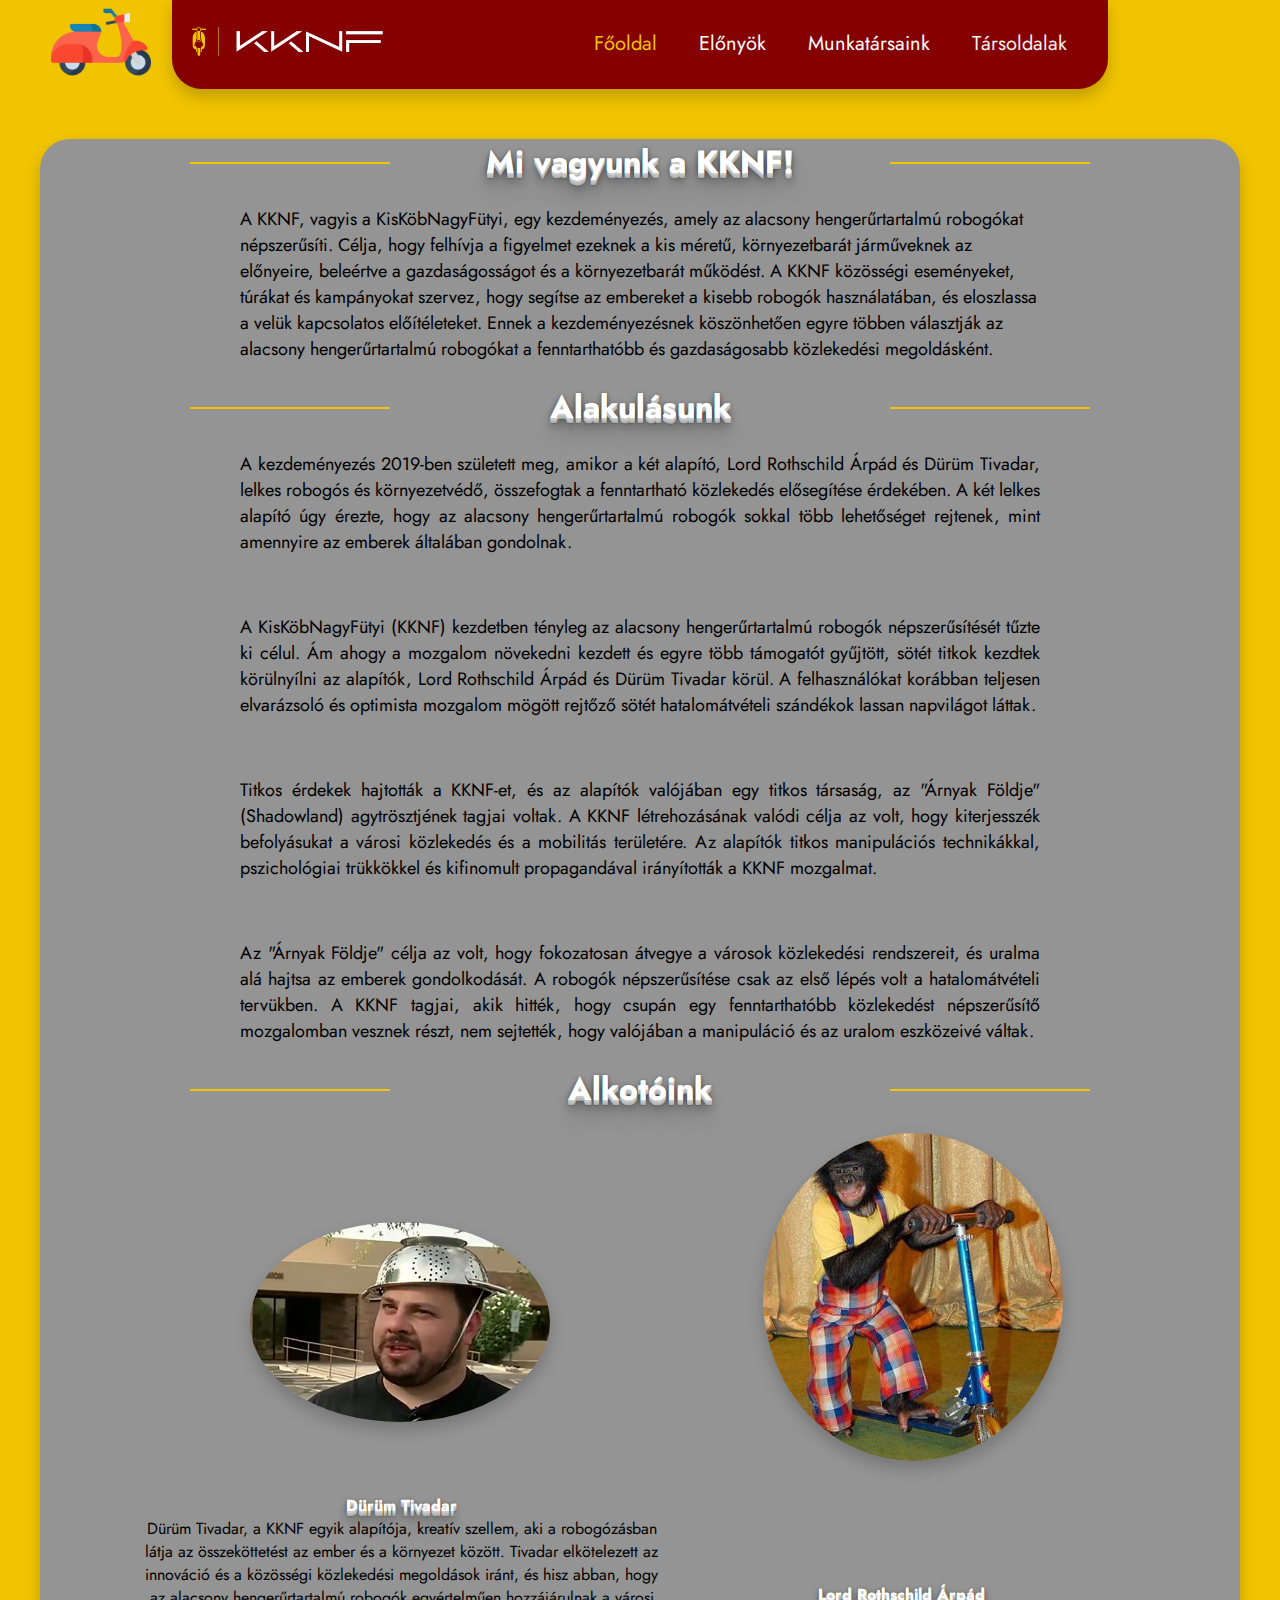
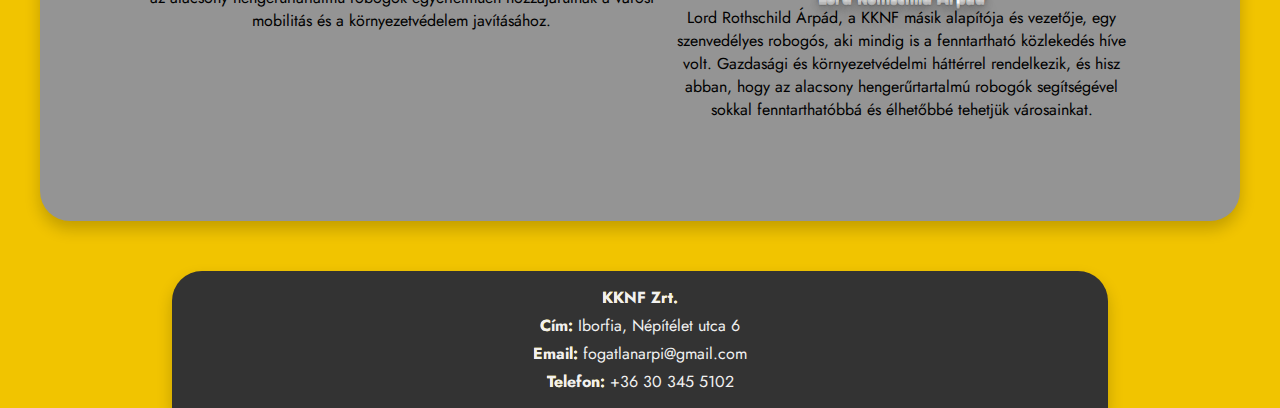
<file: index.html>
<!DOCTYPE html>
<html lang="en">
<head>
    <meta charset="UTF-8">
    <meta name="viewport" content="width=device-width, initial-scale=1.0">
    <title>KisKobNagyFutyi</title>
    <link rel="stylesheet" href="style.css">
    <link rel="shortcut icon" href="images/favicon.png" type="image/x-icon">
    <link rel="stylesheet" href="https://fonts.googleapis.com/css?family=Jost">
</head>
<body>

    <div class="navbar">
        <a href="index.html" class="title"><img src="images/kknflogo.png" alt=""></a>
        <div class="motorcycle"><img src="images/mozgovespa.png" width="100px" height="100px" alt=""></div>
        <a href="index.html" class="active navhover underline">Főoldal</a>
        <a href="elonyok.html" class="navhover underline">Előnyök</a>
        <a href="munkatarsaink.html" class="navhover underline">Munkatársaink</a>
        <div class="dropdown navhover underline">
            <div class="dropdown_btn">Társoldalak</div>
            <div class="dropdown_content">
                <div class="dropdown_txt"><a href="https://zalan0815.github.io/sportmotor/index.html">Sportmotorok, ha elment az eszed</a></div>
                <div class="dropdown_txt"><a href="https://sukebenedek.github.io/Web-projekt/">Szervkereskedelem, ha sportmotorod van</a></div>
            </div>
        </div>
    </div>

    <div class="container">
        <div class="introduction">
            <h1 class="cartoon"><div class="line"></div>Mi vagyunk a KKNF! <div class="line"></div></h1>
            <p class="introduction_text">
                A KKNF, vagyis a KisKöbNagyFütyi, egy kezdeményezés, amely az alacsony hengerűrtartalmú robogókat népszerűsíti. Célja, hogy felhívja a figyelmet ezeknek a kis méretű, környezetbarát járműveknek az előnyeire, beleértve a gazdaságosságot és a környezetbarát működést. A KKNF közösségi eseményeket, túrákat és kampányokat szervez, hogy segítse az embereket a kisebb robogók használatában, és eloszlassa a velük kapcsolatos előítéleteket. Ennek a kezdeményezésnek köszönhetően egyre többen választják az alacsony hengerűrtartalmú robogókat a fenntarthatóbb és gazdaságosabb közlekedési megoldásként.
            </p>
        </div>

        <div class="creation">
            <h1 class="cartoon"><div class="line"></div>Alakulásunk<div class="line"></div></h1>
            <div class="introduction_text">
             <p>
                    A kezdeményezés 2019-ben született meg, amikor a két alapító, Lord Rothschild Árpád és Dürüm Tivadar, lelkes robogós és környezetvédő, összefogtak a fenntartható közlekedés elősegítése érdekében. A két lelkes alapító úgy érezte, hogy az alacsony hengerűrtartalmú robogók sokkal több lehetőséget rejtenek, mint amennyire az emberek általában gondolnak.
            </div>
            </p>
<br>
                <div class="introduction_text"> 
                    <p>
                        A KisKöbNagyFütyi (KKNF) kezdetben tényleg az alacsony hengerűrtartalmú robogók népszerűsítését tűzte ki célul. Ám ahogy a mozgalom növekedni kezdett és egyre több támogatót gyűjtött, sötét titkok kezdtek körülnyílni az alapítók, Lord Rothschild Árpád és Dürüm Tivadar körül. A felhasználókat korábban teljesen elvarázsoló és optimista mozgalom mögött rejtőző sötét hatalomátvételi szándékok lassan napvilágot láttak. 
                    </p>
                </div>
 <br>               
                <div class="introduction_text">
                    <p>
                        Titkos érdekek hajtották a KKNF-et, és az alapítók valójában egy titkos társaság, az "Árnyak Földje" (Shadowland) agytrösztjének tagjai voltak. A KKNF létrehozásának valódi célja az volt, hogy kiterjesszék befolyásukat a városi közlekedés és a mobilitás területére. Az alapítók titkos manipulációs technikákkal, pszichológiai trükkökkel és kifinomult propagandával irányították a KKNF mozgalmat. 
                    </p>
                </div>
<br>                
                <div class="introduction_text">
                    <p>
                        Az "Árnyak Földje" célja az volt, hogy fokozatosan átvegye a városok közlekedési rendszereit, és uralma alá hajtsa az emberek gondolkodását. A robogók népszerűsítése csak az első lépés volt a hatalomátvételi tervükben. A KKNF tagjai, akik hitték, hogy csupán egy fenntarthatóbb közlekedést népszerűsítő mozgalomban vesznek részt, nem sejtették, hogy valójában a manipuláció és az uralom eszközeivé váltak. 
                    </p>

                </div>

                <h1 class="cartoon" role="button" onclick="startAnimation(), startAnimation2()"><div class="line"></div> <span class="click" > Alkotóink </span><div class="line"></div></h1>
                <div class="creator_container">
                    <div class="creator">
                        <img src="images/durumtivadar.jpg" alt="Dürüm Tivadar" class="dance" id="dance">
                        <div class="creator_description">
                            <p>
                                <span class="creator_name cartoon glow"> Dürüm Tivadar </span> <br>
                                Dürüm Tivadar, a KKNF egyik alapítója, kreatív szellem, aki a robogózásban látja az összeköttetést az ember és a környezet között. Tivadar elkötelezett az innováció és a közösségi közlekedési megoldások iránt, és hisz abban, hogy az alacsony hengerűrtartalmú robogók egyértelműen hozzájárulnak a városi mobilitás és a környezetvédelem javításához.
                            </p>
                        </div>
                    </div>

                    <div class="creator">
                        <img src="images/lordrotschchildarpad.jpg" alt="Lord Rothschild Árpád" class="dance1" id="dance1">
                        <div class="creator_description">
                            <p>
                                <span class="creator_name cartoon glow"> Lord Rothschild Árpád </span> <br>
                                Lord Rothschild Árpád, a KKNF másik alapítója és vezetője, egy szenvedélyes robogós, aki mindig is a fenntartható közlekedés híve volt. Gazdasági és környezetvédelmi háttérrel rendelkezik, és hisz abban, hogy az alacsony hengerűrtartalmú robogók segítségével sokkal fenntarthatóbbá és élhetőbbé tehetjük városainkat.
                            </p>
                        </div>
                    </div>
                </div>
        
        </div>

    </div>

    <footer class="footer">
        <div class="footer_content">
            <p class="zoom"> <span class="glow"> KKNF Zrt. </span></p>
            <p class="zoom"> <span class="glow"> Cím: </span> Iborfia, Népítélet utca 6</p>
            <p class="zoom"> <span class="glow"> Email: </span> fogatlanarpi@gmail.com</p>
            <p class="zoom"> <span class="glow"> Telefon: </span> +36 30 345 5102</p>
        </div>
    </footer>
    
</body>

<script>
    const dropdown = document.querySelector('.dropdown');

    dropdown.addEventListener('click', function() {
        dropdown.classList.toggle('active');
    });

    function startAnimation() 
    {
        const dance = document.getElementById("dance");
        dance.classList.add("active"); 
    }

    function startAnimation2() 
    {
        const dance1 = document.getElementById("dance1");
        dance1.classList.add("active1"); 
    }
</script>

</html>
</file>
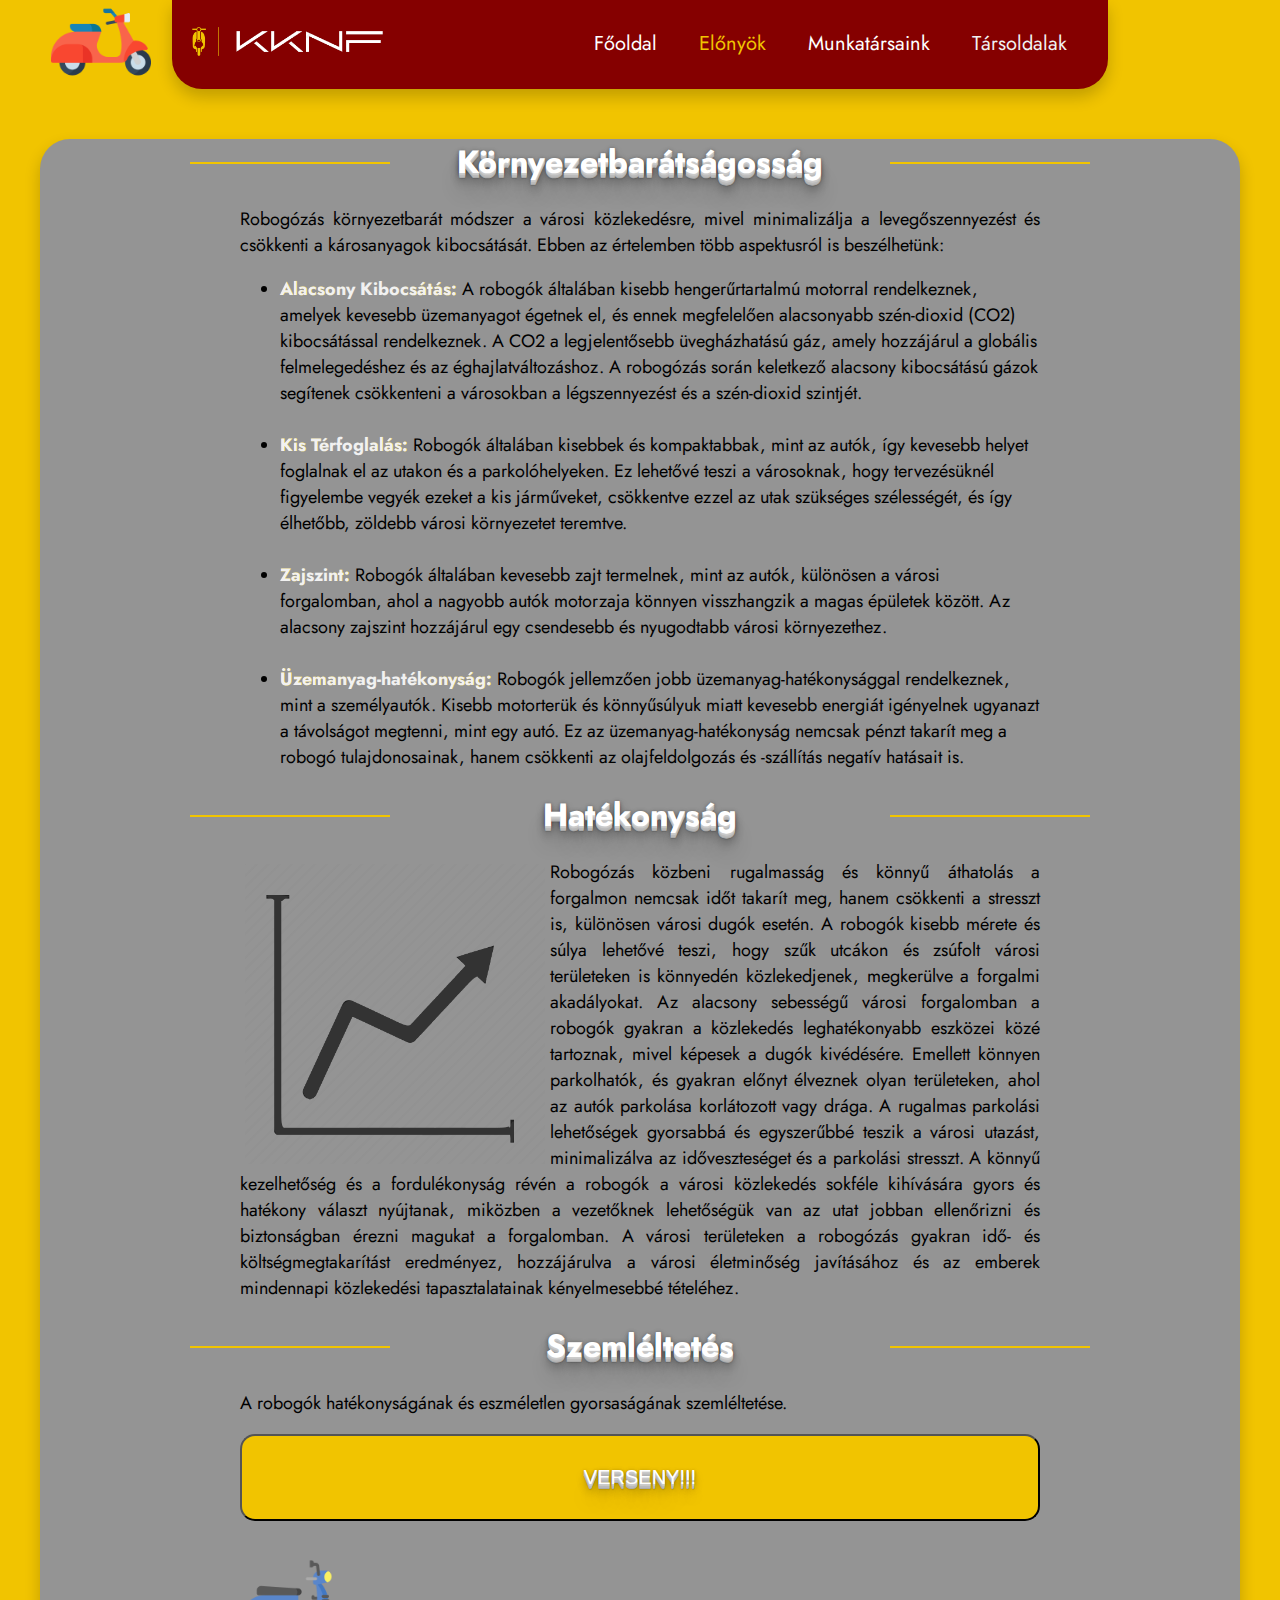
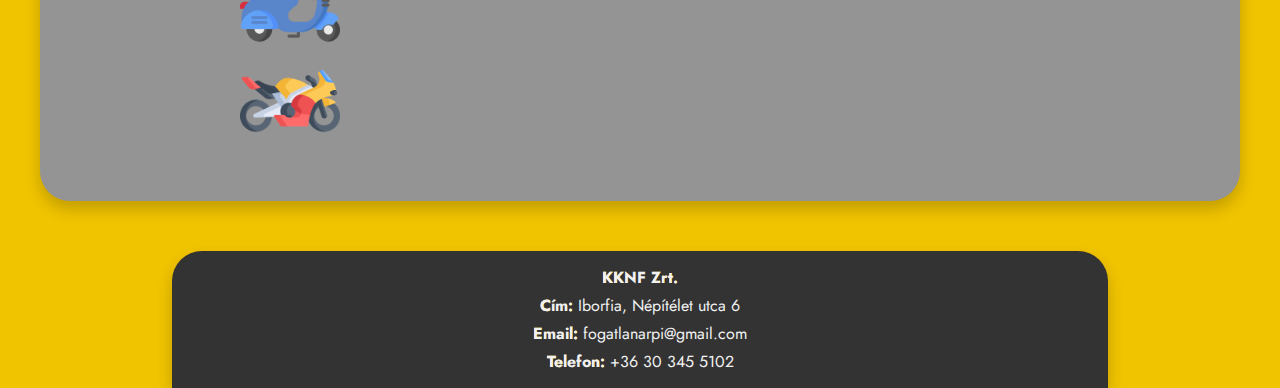
<file: elonyok.html>
<!DOCTYPE html>
<html lang="en">
<head>
    <meta charset="UTF-8">
    <meta name="viewport" content="width=device-width, initial-scale=1.0">
    <title>KisKobNagyFutyi</title>
    <link rel="stylesheet" href="style.css">
    <link rel="shortcut icon" href="images/favicon.png" type="image/x-icon">
    <link rel="stylesheet" href="https://fonts.googleapis.com/css?family=Jost">
</head>
<body>

    <div class="navbar">
        <a href="index.html" class="title"><img src="images/kknflogo.png" alt=""></a>
        <div class="motorcycle"><img src="images/mozgovespa.png" width="100px" height="100px" alt=""></div>
        <a href="index.html" class="navhover underline">Főoldal</a>
        <a href="elonyok.html" class="active navhover underline">Előnyök</a>
        <a href="munkatarsaink.html" class="navhover underline">Munkatársaink</a>
        <div class="dropdown navhover underline">
            <div class="dropdown_btn">Társoldalak</div>
            <div class="dropdown_content">
                <div class="dropdown_txt"><a href="https://zalan0815.github.io/sportmotor/index.html">Sportmotorok, ha elment az eszed</a></div>
                <div class="dropdown_txt"><a href="https://sukebenedek.github.io/Web-projekt/">Szervkereskedelem, ha sportmotorod van</a></div>
            </div>
        </div>
    </div>

    <div class="container">
        <div class="introduction">
            <h1 class="cartoon"><div class="line"></div>Környezetbarátságosság <div class="line"></div></h1>
            <div class="introduction_text">
                <p>
                    Robogózás környezetbarát módszer a városi közlekedésre, mivel minimalizálja a levegőszennyezést és csökkenti a károsanyagok kibocsátását. Ebben az értelemben több aspektusról is beszélhetünk:
                </p>
                <ul>
                    <li>
                        <span class="list_title glow"> Alacsony Kibocsátás: </span> A robogók általában kisebb hengerűrtartalmú motorral rendelkeznek, amelyek kevesebb üzemanyagot égetnek el, és ennek megfelelően alacsonyabb szén-dioxid (CO2) kibocsátással rendelkeznek. A CO2 a legjelentősebb üvegházhatású gáz, amely hozzájárul a globális felmelegedéshez és az éghajlatváltozáshoz. A robogózás során keletkező alacsony kibocsátású gázok segítenek csökkenteni a városokban a légszennyezést és a szén-dioxid szintjét.
                    </li> 
                    <br>
                    <li>
                        <span class="list_title glow"> Kis Térfoglalás: </span> Robogók általában kisebbek és kompaktabbak, mint az autók, így kevesebb helyet foglalnak el az utakon és a parkolóhelyeken. Ez lehetővé teszi a városoknak, hogy tervezésüknél figyelembe vegyék ezeket a kis járműveket, csökkentve ezzel az utak szükséges szélességét, és így élhetőbb, zöldebb városi környezetet teremtve.
                    </li> 
                    <br>
                    <li>
                        <span class="list_title glow"> Zajszint: </span> Robogók általában kevesebb zajt termelnek, mint az autók, különösen a városi forgalomban, ahol a nagyobb autók motorzaja könnyen visszhangzik a magas épületek között. Az alacsony zajszint hozzájárul egy csendesebb és nyugodtabb városi környezethez.
                    </li>
                    <br>
                    <li>
                        <span class="list_title glow"> Üzemanyag-hatékonyság: </span> Robogók jellemzően jobb üzemanyag-hatékonysággal rendelkeznek, mint a személyautók. Kisebb motorterük és könnyűsúlyuk miatt kevesebb energiát igényelnek ugyanazt a távolságot megtenni, mint egy autó. Ez az üzemanyag-hatékonyság nemcsak pénzt takarít meg a robogó tulajdonosainak, hanem csökkenti az olajfeldolgozás és -szállítás negatív hatásait is.
                    </li> 
                </ul>
            </div>
        </div>

        <div class="introduction">
            <h1 class="cartoon"><div class="line"></div>Hatékonyság<div class="line"></div></h1>
            <div class="introduction_text">
                <div class="chart tilt"><img src="images/chart.png" style=" height: 300px; width: 300px; "></div>
                <p>
                    Robogózás közbeni rugalmasság és könnyű áthatolás a forgalmon nemcsak időt takarít meg, hanem csökkenti a stresszt is, különösen városi dugók esetén. A robogók kisebb mérete és súlya lehetővé teszi, hogy szűk utcákon és zsúfolt városi területeken is könnyedén közlekedjenek, megkerülve a forgalmi akadályokat. Az alacsony sebességű városi forgalomban a robogók gyakran a közlekedés leghatékonyabb eszközei közé tartoznak, mivel képesek a dugók kivédésére. Emellett könnyen parkolhatók, és gyakran előnyt élveznek olyan területeken, ahol az autók parkolása korlátozott vagy drága. A rugalmas parkolási lehetőségek gyorsabbá és egyszerűbbé teszik a városi utazást, minimalizálva az időveszteséget és a parkolási stresszt. A könnyű kezelhetőség és a fordulékonyság révén a robogók a városi közlekedés sokféle kihívására gyors és hatékony választ nyújtanak, miközben a vezetőknek lehetőségük van az utat jobban ellenőrizni és biztonságban érezni magukat a forgalomban. A városi területeken a robogózás gyakran idő- és költségmegtakarítást eredményez, hozzájárulva a városi életminőség javításához és az emberek mindennapi közlekedési tapasztalatainak kényelmesebbé tételéhez.
                </p>
            </div>
        </div>

        <div class="introduction">
            <h1 class="cartoon"><div class="line"></div>Szemléltetés<div class="line"></div></h1>
            <div class="introduction_text">
                <p>
                    A robogók hatékonyságának és eszméletlen gyorsaságának szemléltetése.
                </p>

                <button class="button cartoon" role="button" onclick="startAnimation(), startAnimationMotor()">VERSENY!!!</button>
                <div class="scooter" id="racse"><img src="images/kekrobogo.png" alt=""></div>
                <div class="motor" id="racse_motor"><img src="images/motor.png" alt=""></div>
            </div>
        </div>

    </div>
    
    <footer class="footer">
        <div class="footer_content">
            <p class="zoom"> <span class="glow"> KKNF Zrt. </span></p>
            <p class="zoom"> <span class="glow"> Cím: </span> Iborfia, Népítélet utca 6</p>
            <p class="zoom"> <span class="glow"> Email: </span> fogatlanarpi@gmail.com</p>
            <p class="zoom"> <span class="glow"> Telefon: </span> +36 30 345 5102</p>
        </div>
    </footer>

</body>

<script>
    const dropdown = document.querySelector('.dropdown');

    dropdown.addEventListener('click', function() 
    {
        dropdown.classList.toggle('active');
    });

    function startAnimation() 
    {
        const racse = document.getElementById("racse");
        racse.classList.add("active"); 
    }

    function startAnimationMotor() 
    {
        const racse1 = document.getElementById("racse_motor");
        racse1.classList.add("active1"); 
    }
</script>

</html>
</file>
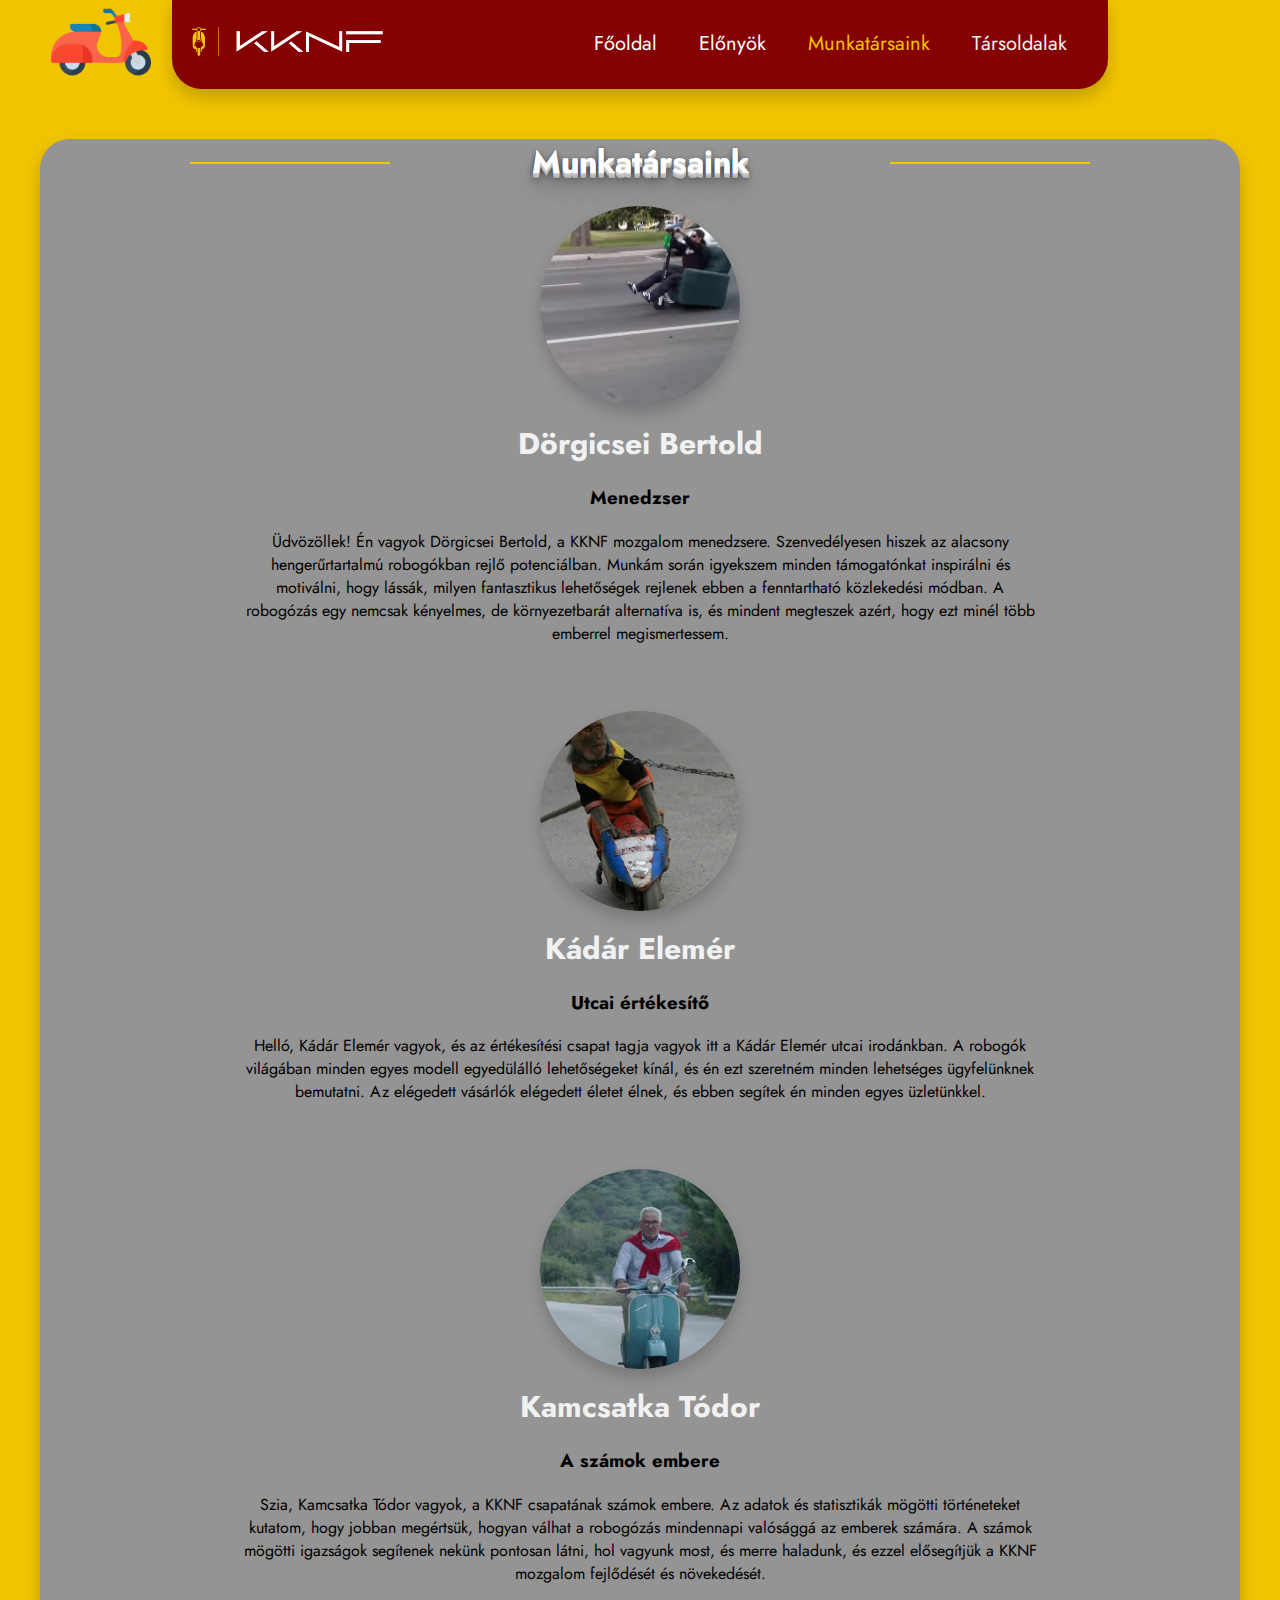
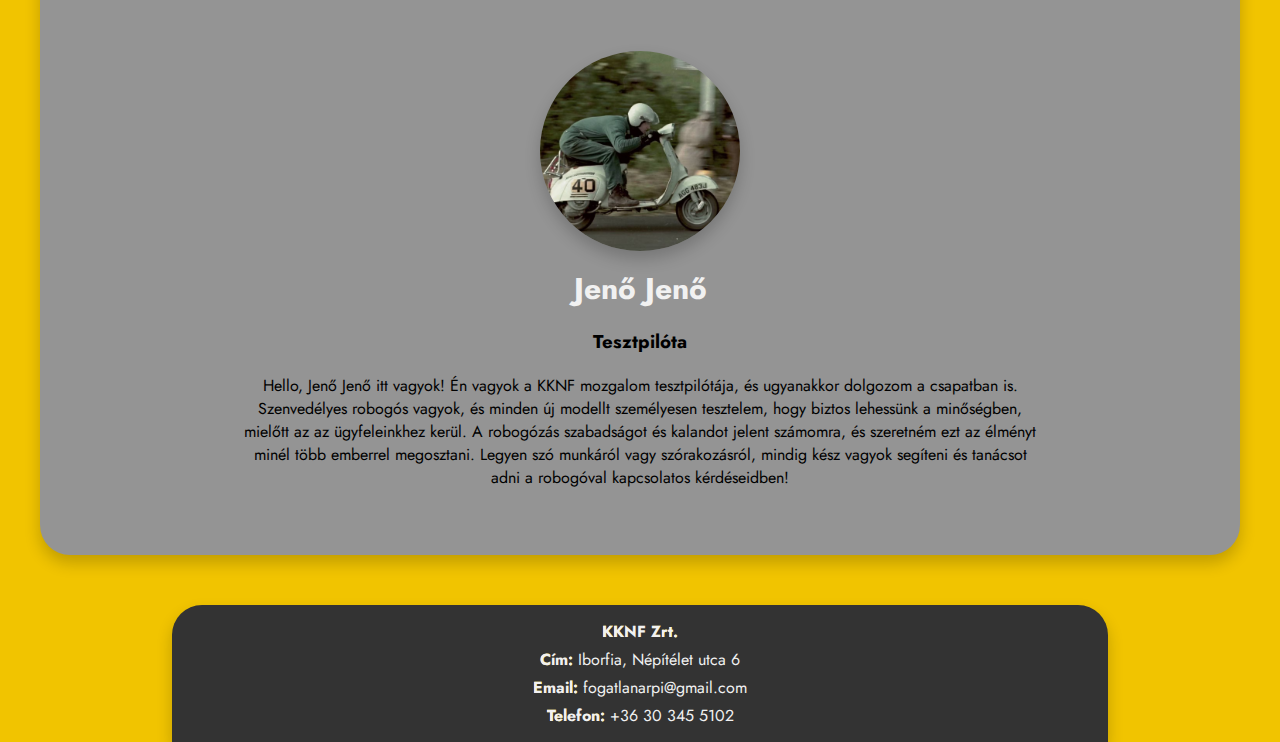
<file: munkatarsaink.html>
<!DOCTYPE html>
<html lang="en">
<head>
    <meta charset="UTF-8">
    <meta name="viewport" content="width=device-width, initial-scale=1.0">
    <title>KisKobNagyFutyi</title>
    <link rel="stylesheet" href="style.css">
    <link rel="shortcut icon" href="images/favicon.png" type="image/x-icon">
    <link rel="stylesheet" href="https://fonts.googleapis.com/css?family=Jost">
</head>
<body>

    <div class="navbar">
        <a href="index.html" class="title"><img src="images/kknflogo.png" alt=""></a>
        <div class="motorcycle"><img src="images/mozgovespa.png" width="100px" height="100px" alt=""></div>
        <a href="index.html" class="navhover underline">Főoldal</a>
        <a href="elonyok.html" class="navhover underline">Előnyök</a>
        <a href="munkatarsaink.html" class="active navhover underline">Munkatársaink</a>
        <div class="dropdown navhover underline">
            <div class="dropdown_btn">Társoldalak</div>
            <div class="dropdown_content">
                <div class="dropdown_txt"><a href="https://zalan0815.github.io/sportmotor/index.html">Sportmotorok, ha elment az eszed</a></div>
                <div class="dropdown_txt"><a href="https://sukebenedek.github.io/Web-projekt/">Szervkereskedelem, ha sportmotorod van</a></div>
            </div>
        </div>
    </div>

    <div class="container">
        <div class="introduction">
            <h1 class="cartoon"><div class="line"></div>Munkatársaink <div class="line"></div></h1>
            <div class="worker_card">
                <img src="images/dorgicseibertold.jpg" alt="Worker 1" class="worker_image tilt">
                <div class="worker_info">
                    <div class="worker_name glow">Dörgicsei Bertold</div>
                    <div class="worker_introduction"><h3> Menedzser </h3>
                    <p class="zoom">
                        Üdvözöllek! Én vagyok Dörgicsei Bertold, a KKNF mozgalom menedzsere. Szenvedélyesen hiszek az alacsony hengerűrtartalmú robogókban rejlő potenciálban. Munkám során igyekszem minden támogatónkat inspirálni és motiválni, hogy lássák, milyen fantasztikus lehetőségek rejlenek ebben a fenntartható közlekedési módban. A robogózás egy nemcsak kényelmes, de környezetbarát alternatíva is, és mindent megteszek azért, hogy ezt minél több emberrel megismertessem.
                    </p>
                </div>
                </div>
            </div>

            <div class="worker_card">
                <img src="images/kadarelemer.png" alt="Worker 2" class="worker_image tilt">
                <div class="worker_info">
                    <div class="worker_name glow">Kádár Elemér</div>
                    <div class="worker_introduction"><h3> Utcai értékesítő </h3>
                    <p class="zoom">
                        Helló, Kádár Elemér vagyok, és az értékesítési csapat tagja vagyok itt a Kádár Elemér utcai irodánkban. A robogók világában minden egyes modell egyedülálló lehetőségeket kínál, és én ezt szeretném minden lehetséges ügyfelünknek bemutatni. Az elégedett vásárlók elégedett életet élnek, és ebben segítek én minden egyes üzletünkkel.
                    </p>
                </div>
                </div>
            </div>

            <div class="worker_card">
                <img src="images/kamcsatkatodor.jpg" alt="Worker 3" class="worker_image tilt ">
                <div class="worker_info">
                    <div class="worker_name glow">Kamcsatka Tódor</div>
                    <div class="worker_introduction"><h3> A számok embere </h3>
                    <p class="zoom">
                        Szia, Kamcsatka Tódor vagyok, a KKNF csapatának számok embere. Az adatok és statisztikák mögötti történeteket kutatom, hogy jobban megértsük, hogyan válhat a robogózás mindennapi valósággá az emberek számára. A számok mögötti igazságok segítenek nekünk pontosan látni, hol vagyunk most, és merre haladunk, és ezzel elősegítjük a KKNF mozgalom fejlődését és növekedését.
                    </p>
                </div>
                </div>
            </div>

            <div class="worker_card">
                <img src="images/jenojeno.png" alt="Worker 4" class="worker_image tilt">
                <div class="worker_info">
                    <div class="worker_name glow">Jenő Jenő</div>
                    <div class="worker_introduction"><h3> Tesztpilóta </h3>
                    <p class="zoom">
                        Hello, Jenő Jenő itt vagyok! Én vagyok a KKNF mozgalom tesztpilótája, és ugyanakkor dolgozom a csapatban is. Szenvedélyes robogós vagyok, és minden új modellt személyesen tesztelem, hogy biztos lehessünk a minőségben, mielőtt az az ügyfeleinkhez kerül. A robogózás szabadságot és kalandot jelent számomra, és szeretném ezt az élményt minél több emberrel megosztani. Legyen szó munkáról vagy szórakozásról, mindig kész vagyok segíteni és tanácsot adni a robogóval kapcsolatos kérdéseidben!
                    </p>
                </div>
                </div>
            </div>
        </div>
    </div>

    <footer class="footer">
        <div class="footer_content">
            <p class="zoom"> <span class="glow"> KKNF Zrt. </span></p>
            <p class="zoom"> <span class="glow"> Cím: </span> Iborfia, Népítélet utca 6</p>
            <p class="zoom"> <span class="glow"> Email: </span> fogatlanarpi@gmail.com</p>
            <p class="zoom"> <span class="glow"> Telefon: </span> +36 30 345 5102</p>
        </div>
    </footer>

</body>

<script>
    const dropdown = document.querySelector('.dropdown');

    dropdown.addEventListener('click', function() {
        dropdown.classList.toggle('active');
    });
</script>

</html>
</file>
<file: style.css>
body{
    margin: 0;
    font-family: "Jost"; 
    background-color: #f1c400;
    scroll-behavior: smooth;
}

.navbar {
    background-color: #850000;
    overflow: hidden;
    border-bottom-left-radius: 30px;
    border-bottom-right-radius: 30px;
    display: flex;
    align-items: center;
    padding: 10px 20px;
    width: 70%;
    margin: auto;
    margin-bottom: 50px;
    box-shadow: 0px 8px 16px 0px rgba(0, 0, 0, 0.2);
}

.navbar .title img{
    width: 50%;
    height: 50%;
}

.navbar .title img:hover{
    animation: tilt_left 1s ease-in-out infinite alternate, tilt_light 1s ease-in-out infinite alternate;
}

.navhover{
    color: white;
    text-decoration: none;
    padding: 14px 16px;
    margin: 5px;
    font-size: 20px;
    float: right;
    transition: all 1s ease-in-out;
}

.navhover:hover {
    opacity: 100%;
    transition: 1s;
    margin-inline: 15px;
    font-weight: 150;
}

.navbar a.active {
    color: rgb(241, 196, 0);
    pointer-events: none;
}

.underline{
    text-decoration: none;

}

.underline::after {
    content: '';
    display: block;
    width: 0;
    height: 2px;
    background-color: rgb(241, 196, 0);
    transition: width 0.3s ease;
}

.underline:hover::after {
    width: 100%;
}

.dropdown_content {
    display: none;
    position: absolute;
    background-color: rgba(241, 241, 241, 0.5);
    min-width: 160px;
    box-shadow: 0px 8px 16px 0px rgba(0, 0, 0, 0.2);
    z-index: 1;
    opacity: 0;
    transform: translateY(-10px);
    transition: opacity 0.3s ease, transform 0.3s ease;
    border-bottom-left-radius: 30px;
    border-bottom-right-radius: 30px;
    border-top-right-radius: 30px;
}

.dropdown.active .dropdown_content {
    display: block;
    opacity: 1;
    transform: translateY(0);
}

.dropdown_btn {
    cursor: pointer;
    text-decoration: none;
    display: block;
    color: #f1f1f1;
    font-size: 20px;
    transition: all 1s ease-in-out;
}

.dropdown_btn a{
    font-size: 15px;
    color: #333;
    margin: 0;
}

.dropdown_txt{
    padding: 10px;
}

.dropdown_txt a{
    text-decoration: none;
    color: #333;
    transition: all 1s ease-in-out;
}

.dropdown_txt a:hover{
    color: rgb(241, 196, 0);
    transition: 1s;
}

.motorcycle {
    position: absolute;
    left: 4%;
    animation: motorcycle_move 10s linear infinite;
}

.container{
    width: 1200px;
    margin: auto;
    background-color: #949494;
    box-shadow: 0px 8px 16px 0px rgba(0, 0, 0, 0.2);
    border-radius: 30px;
    margin-bottom: 50px;
}

.container h1{
    text-align: center;
    color: #333;
}

.container .cartoon{
    color: white;
    text-shadow: 0 1px 0 #ccc,
                 0 2px 0 #c9c9c9,
                 0 3px 0 #bbb,
                 0 4px 0 #b9b9b9,
                 0 5px 0 #aaa,
                 0 6px 1px rgba(0,0,0,.1),
                 0 0 5px rgba(0,0,0,.1),
                 0 1px 3px rgba(0,0,0,.3),
                 0 3px 5px rgba(0,0,0,.2),
                 0 5px 10px rgba(0 ,0,0,.25),
                 0 10px 10px rgba(0,0,0,.2),
                 0 20px 20px rgba(0,0,0,.15);
                 position: relative;
}

.container .cartoon .line {
    width: 200px;
    height: 2px;
    background-color: rgb(241, 196, 0);
    position: absolute;
    top: 50%;
}

.container .cartoon .line:first-child {
    left: 150px; 
}

.container .cartoon .line:last-child {
    right: 150px; 
}

.container .introduction_text{
    width: 800px;
    margin: auto;
    font-size: large;
}

.creator_container {
    display: flex;
    justify-content: space-around;
    align-items: center;
    width: 1000px;
    margin: auto;
}

.creator_container img {
    width: 300px; 
    height: auto;
    box-shadow: 0px 8px 16px 0px rgba(0, 0, 0, 0.2);
    margin-left: 21%;
    border-radius: 50%;
}

.creator_description {
    text-align: center;
    margin-top: 10px; 
    margin-bottom: 100px;
}

.glow {
    font-weight: bold;
    color: #f1f1f1;
    text-align: center;
    background: linear-gradient(to right, #f1c400, #f1c400, transparent, transparent, #f1c400, #f1c400);
    background-clip: text;
    -webkit-background-clip: text;
    animation: glowing 1.5s infinite alternate;
}

.list_title{
    color: #f1f1f1;
    font-weight: bold;
}

.chart img{
    float: left; 
    margin: 5px; 
}

.introduction_text p{
    text-align: justify;
}

.introduction img{
    height: auto;
    width: 100px;
}

.button {
    font-size: 20px;
    background-color: rgb(241, 196, 0);
    border-radius: 15px;
    color: #f1f1f1;
    cursor: pointer;
    margin-bottom: 30px;
    padding: 30px 24px;
    text-align: center;
    text-decoration: none;
    transition: all 300ms cubic-bezier(.23, 1, 0.32, 1);
    width: 100%;
  }
  
  .button:hover {
    box-shadow: rgba(0, 0, 0, 0.25) 0 8px 15px;
    transform: translateY(-2px);
  }
  
  .button:active {
    box-shadow: none;
    transform: translateY(0);
  }

  .scooter {
    width: 100px;
    height: 100px;
    position: relative;
    animation: scooter_racse 5s linear paused; 
}

.scooter.active{
    animation-play-state: running;
}

  .motor{
    width: 100px;
    height: 100px;
    position: relative;
    animation: motor_racse 10s linear paused; 
    padding-bottom: 50px;
  }

  .motor.active1{
    animation-play-state: running; 
}

.grid_container{
    display: grid;
    grid-template-columns: repeat(2, 1fr);
    gap: 20px;
    padding: 20px;
    justify-content: center;
}

.worker_card{
    text-align: center;
}

.worker_card img.worker_image{
    width: 200px;
    height: 200px;
    object-fit: cover;
    border-radius: 50%;
    box-shadow: 0px 8px 16px 0px rgba(0, 0, 0, 0.2);
}

.worker_name{
    font-weight: bold;
    font-size: 30px;
    margin-top: 10px;
}

.worker_introduction{
    margin-top: 5px;
    width: 800px;
    margin: auto;
    padding-bottom: 50px;
}

.footer {
    background-color: #333;
    color: #f1f1f1;
    padding: 20px;
    text-align: center;
    border-top-left-radius: 30px;
    border-top-right-radius: 30px;
    width: 70%;
    margin: auto;
    padding: 10px 20px;
    box-shadow: 0px 8px 16px 0px rgba(0, 0, 0, 0.2);
}

.footer_content p {
    margin: 5px 0;
}

.tilt {
    animation: tilt_left 1s ease-in-out infinite alternate, tilt_right 1s ease-in-out infinite alternate;
}

.dance{
    animation: dance 4s alternate infinite paused;
    transform-origin: center;
    margin-bottom: 50px;
}

.dance.active{
    animation-play-state: running;
}

.dance1{
    animation: dance 4s alternate infinite paused;
    transform-origin: center;
    margin-bottom: 100px;
}

.dance1.active1{
    animation-play-state: running;
}

.click{
    cursor: pointer;;
}


.zoom {
    transition: font-size 0.3s; 
}

.zoom:hover {
    font-size: 120%;
    cursor: default;
}

@keyframes motorcycle_move {
    0% {
        left: 640px;
        transform: scaleX(1);
    }
    25% {
        left: 870px;
        transform: scaleX(1);
    }
    50% {
        left: 870px;
        transform: scaleX(-1);
    }
    75% {
        left: 640px;
        transform: scaleX(-1);
    }
    100% {
        left: 640px;
        transform: scaleX(1);
    }
}

@keyframes glowing {
    0% {
        text-shadow: 0 0 5px rgba(241, 196, 0, 0.8);
    }
    100% {
        text-shadow: 0 0 20px rgba(241, 196, 0, 1);
    }
}

@keyframes scooter_racse {
    0% {
        left: 0;
        transform: scaleX(1);
    }
    25% {
        left: 800px;
        transform: scaleX(1);
    }
    50% {
        left: 800px;
        transform: scaleX(-1);
    }
    75% {
        left: 0;
        transform: scaleX(-1);
    }
    100% {
        left: 0;
        transform: scaleX(1);
    }
}

@keyframes motor_racse {
    0% {
        left: 0;
    }
    25%{
        left: 300px;
        rotate: -25deg;
    }
    50% {
        left: 500px; 
        rotate: 0deg;
    }
    75%{
        left: 700px
    }
    100%{
        left: 1800px;
        rotate: 1800deg;
    }
}

@keyframes tilt_left {
    0% {
        transform: rotate(-3deg);
    }
    100% {
        transform: rotate(3deg);
    }
}

@keyframes tilt_right {
    0% {
        transform: rotate(3deg);
    }
    100% {
        transform: rotate(-3deg);
    }
}

@keyframes dance{
    0% {
        transform: scale(1), rotate(0deg) ;
        border-radius: 50%;
    }
    25% {
        transform: scale(1.1) rotate(-30deg);
        border-radius: 60% 
    }
    50%{
        transform: scale(1.2) rotate(30deg);
        border-radius: 70%
    }
    75%{
        transform: scale(1.25) rotate(300deg);
        border-radius: 80%
    }
    100%{
        transform: scale(1.25) rotate(-300deg);
        border-radius: 0%
    }
}
</file>
